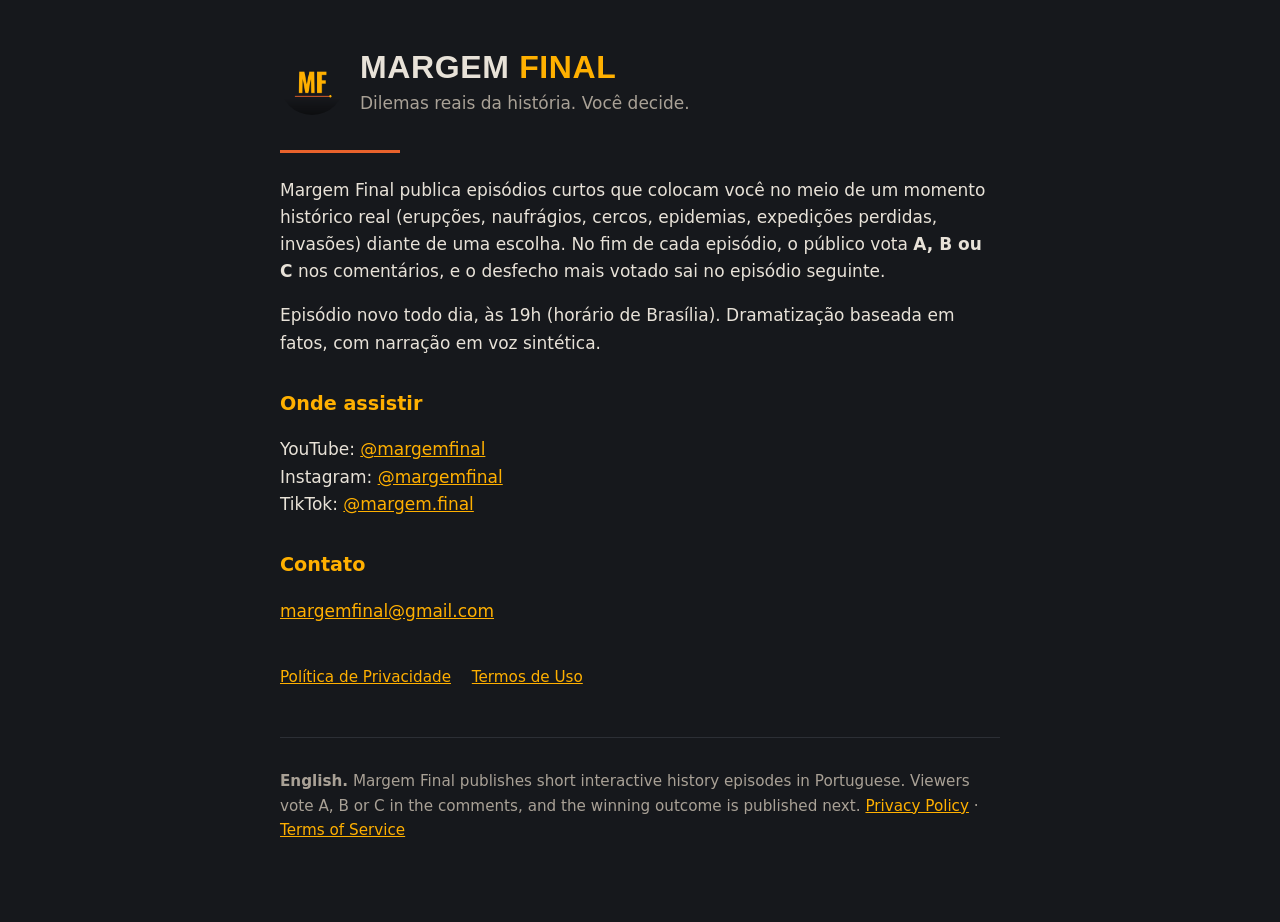
<file: index.html>
<!doctype html>
<html lang="pt-BR">
<head>
<meta charset="utf-8">
<meta name="viewport" content="width=device-width, initial-scale=1">
<title>Margem Final</title>
<meta name="description" content="Dilemas reais da história. Você decide.">
<link rel="stylesheet" href="style.css">
<link rel="icon" href="avatar.png">
</head>
<body>
<main>
  <header>
    <img src="avatar.png" alt="Margem Final">
    <div>
      <h1>MARGEM <span>FINAL</span></h1>
      <p class="tagline">Dilemas reais da história. Você decide.</p>
    </div>
  </header>
  <hr class="rule">
  <p>Margem Final publica episódios curtos que colocam você no meio de um momento histórico real
  (erupções, naufrágios, cercos, epidemias, expedições perdidas, invasões) diante de uma escolha.
  No fim de cada episódio, o público vota <strong>A, B ou C</strong> nos comentários, e o desfecho
  mais votado sai no episódio seguinte.</p>
  <p>Episódio novo todo dia, às 19h (horário de Brasília). Dramatização baseada em fatos, com narração
  em voz sintética.</p>
  <h2>Onde assistir</h2>
  <p>
    YouTube: <a href="https://www.youtube.com/@margemfinal">@margemfinal</a><br>
    Instagram: <a href="https://www.instagram.com/margemfinal/">@margemfinal</a><br>
    TikTok: <a href="https://www.tiktok.com/@margem.final">@margem.final</a>
  </p>
  <h2>Contato</h2>
  <p><a href="mailto:margemfinal@gmail.com">margemfinal@gmail.com</a></p>
  <nav>
    <a href="privacidade.html">Política de Privacidade</a>
    <a href="termos.html">Termos de Uso</a>
  </nav>
  <div class="en" lang="en">
    <p><strong>English.</strong> Margem Final publishes short interactive history episodes in Portuguese.
    Viewers vote A, B or C in the comments, and the winning outcome is published next.
    <a href="privacidade.html#en">Privacy Policy</a> · <a href="termos.html#en">Terms of Service</a></p>
  </div>
</main>
</body>
</html>
</file>
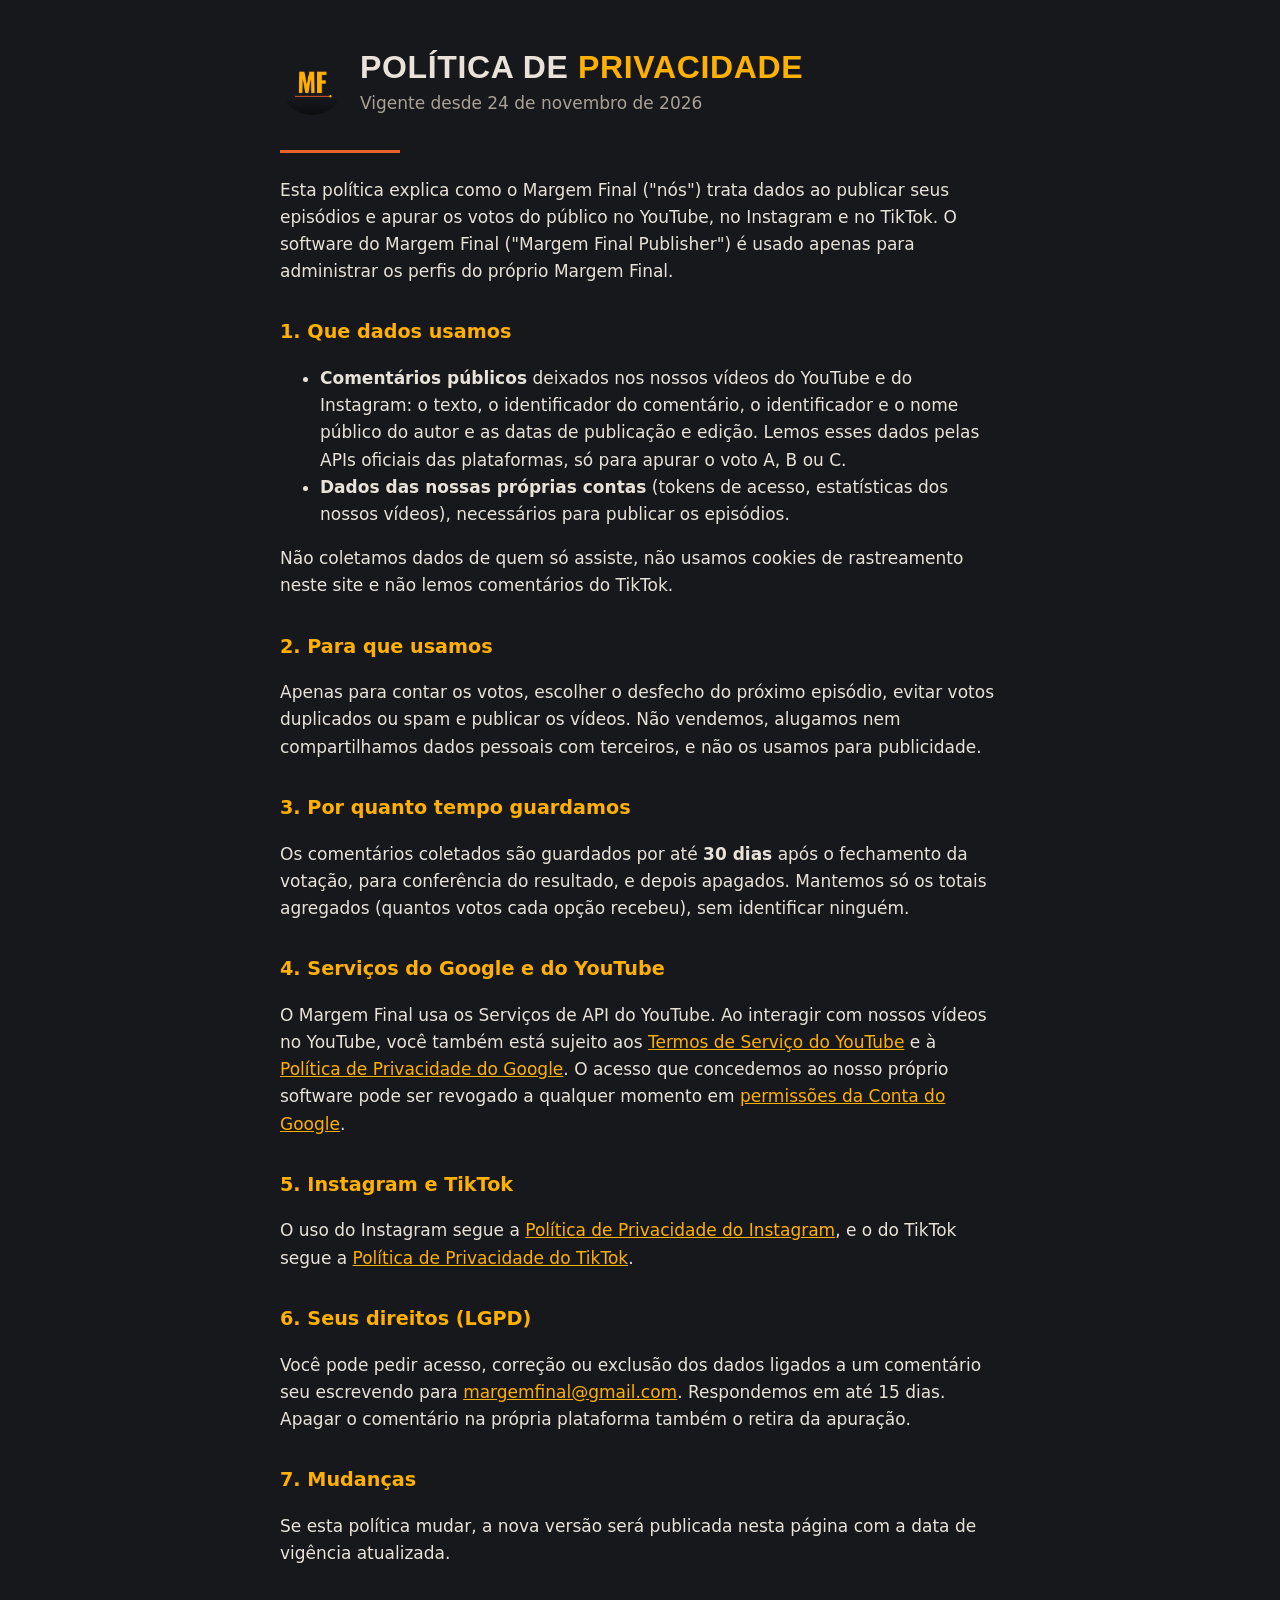
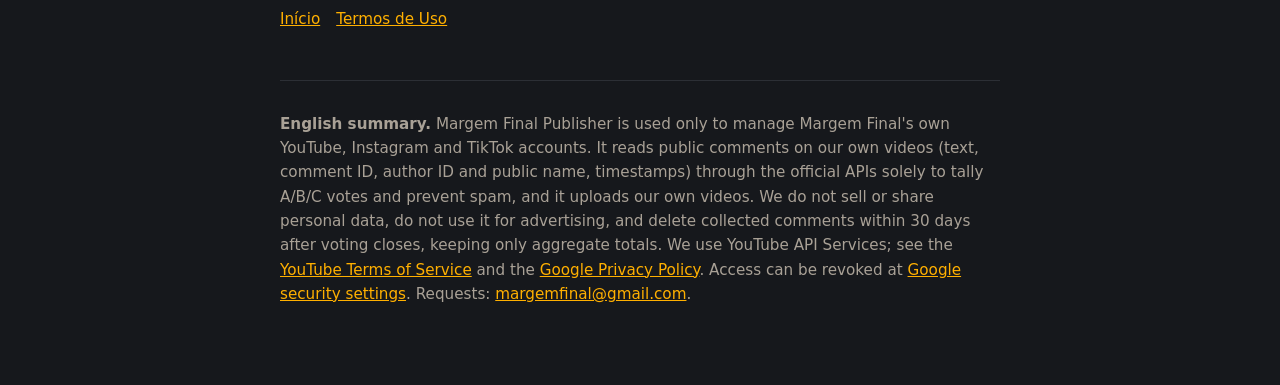
<file: privacidade.html>
<!doctype html>
<html lang="pt-BR">
<head>
<meta charset="utf-8">
<meta name="viewport" content="width=device-width, initial-scale=1">
<title>Política de Privacidade · Margem Final</title>
<link rel="stylesheet" href="style.css">
<link rel="icon" href="avatar.png">
</head>
<body>
<main>
  <header>
    <img src="avatar.png" alt="Margem Final">
    <div>
      <h1>POLÍTICA DE <span>PRIVACIDADE</span></h1>
      <p class="tagline">Vigente desde 24 de novembro de 2026</p>
    </div>
  </header>
  <hr class="rule">

  <p>Esta política explica como o Margem Final ("nós") trata dados ao publicar seus episódios e apurar os
  votos do público no YouTube, no Instagram e no TikTok. O software do Margem Final ("Margem Final
  Publisher") é usado apenas para administrar os perfis do próprio Margem Final.</p>

  <h2>1. Que dados usamos</h2>
  <ul>
    <li><strong>Comentários públicos</strong> deixados nos nossos vídeos do YouTube e do Instagram: o texto,
    o identificador do comentário, o identificador e o nome público do autor e as datas de publicação e
    edição. Lemos esses dados pelas APIs oficiais das plataformas, só para apurar o voto A, B ou C.</li>
    <li><strong>Dados das nossas próprias contas</strong> (tokens de acesso, estatísticas dos nossos vídeos),
    necessários para publicar os episódios.</li>
  </ul>
  <p>Não coletamos dados de quem só assiste, não usamos cookies de rastreamento neste site e não lemos
  comentários do TikTok.</p>

  <h2>2. Para que usamos</h2>
  <p>Apenas para contar os votos, escolher o desfecho do próximo episódio, evitar votos duplicados ou spam e
  publicar os vídeos. Não vendemos, alugamos nem compartilhamos dados pessoais com terceiros, e não os usamos
  para publicidade.</p>

  <h2>3. Por quanto tempo guardamos</h2>
  <p>Os comentários coletados são guardados por até <strong>30 dias</strong> após o fechamento da votação,
  para conferência do resultado, e depois apagados. Mantemos só os totais agregados (quantos votos cada opção
  recebeu), sem identificar ninguém.</p>

  <h2>4. Serviços do Google e do YouTube</h2>
  <p>O Margem Final usa os Serviços de API do YouTube. Ao interagir com nossos vídeos no YouTube, você também
  está sujeito aos <a href="https://www.youtube.com/t/terms">Termos de Serviço do YouTube</a> e à
  <a href="https://policies.google.com/privacy">Política de Privacidade do Google</a>. O acesso que
  concedemos ao nosso próprio software pode ser revogado a qualquer momento em
  <a href="https://security.google.com/settings/security/permissions">permissões da Conta do Google</a>.</p>

  <h2>5. Instagram e TikTok</h2>
  <p>O uso do Instagram segue a <a href="https://privacycenter.instagram.com/policy">Política de Privacidade
  do Instagram</a>, e o do TikTok segue a <a href="https://www.tiktok.com/legal/privacy-policy">Política de
  Privacidade do TikTok</a>.</p>

  <h2>6. Seus direitos (LGPD)</h2>
  <p>Você pode pedir acesso, correção ou exclusão dos dados ligados a um comentário seu escrevendo para
  <a href="mailto:margemfinal@gmail.com">margemfinal@gmail.com</a>. Respondemos em até 15 dias. Apagar o
  comentário na própria plataforma também o retira da apuração.</p>

  <h2>7. Mudanças</h2>
  <p>Se esta política mudar, a nova versão será publicada nesta página com a data de vigência atualizada.</p>

  <nav><a href="index.html">Início</a><a href="termos.html">Termos de Uso</a></nav>

  <div class="en" id="en" lang="en">
    <p><strong>English summary.</strong> Margem Final Publisher is used only to manage Margem Final's own
    YouTube, Instagram and TikTok accounts. It reads public comments on our own videos (text, comment ID,
    author ID and public name, timestamps) through the official APIs solely to tally A/B/C votes and prevent
    spam, and it uploads our own videos. We do not sell or share personal data, do not use it for
    advertising, and delete collected comments within 30 days after voting closes, keeping only aggregate
    totals. We use YouTube API Services; see the <a href="https://www.youtube.com/t/terms">YouTube Terms of
    Service</a> and the <a href="https://policies.google.com/privacy">Google Privacy Policy</a>. Access can be
    revoked at <a href="https://security.google.com/settings/security/permissions">Google security
    settings</a>. Requests: <a href="mailto:margemfinal@gmail.com">margemfinal@gmail.com</a>.</p>
  </div>
</main>
</body>
</html>
</file>
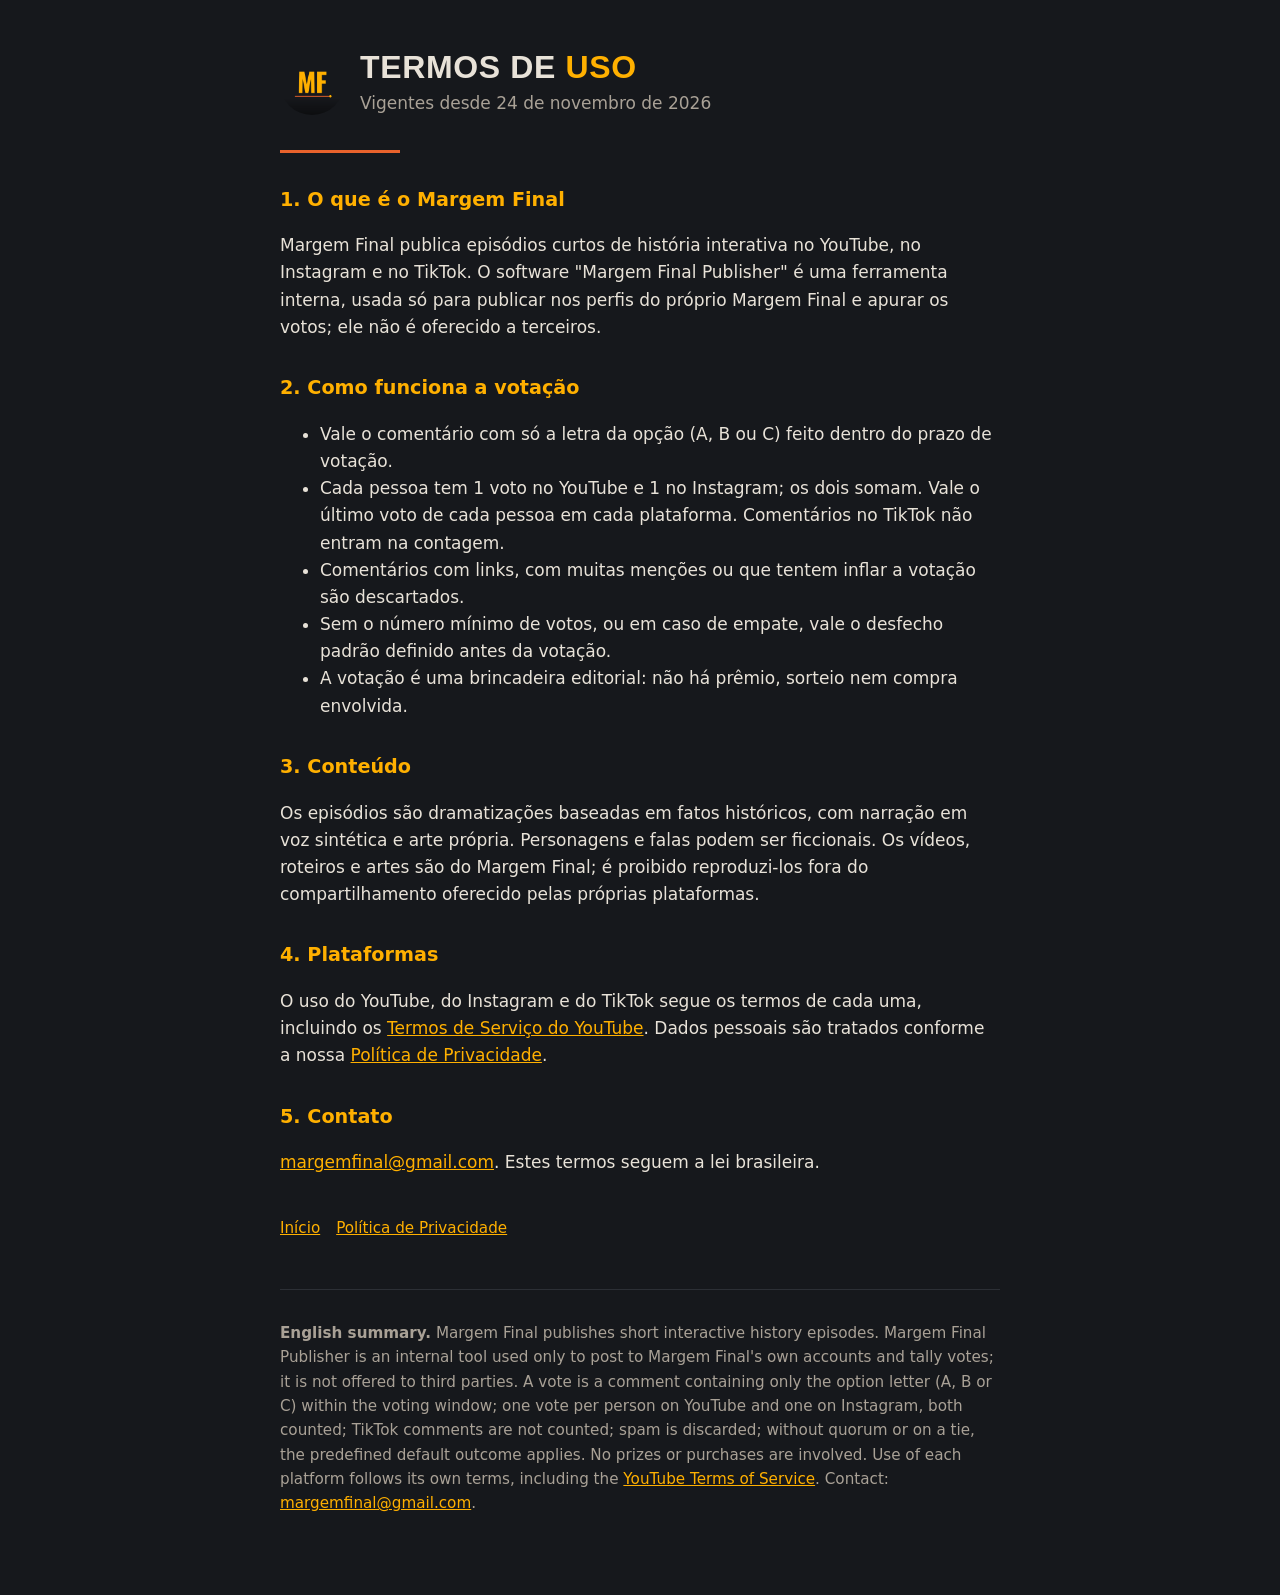
<file: termos.html>
<!doctype html>
<html lang="pt-BR">
<head>
<meta charset="utf-8">
<meta name="viewport" content="width=device-width, initial-scale=1">
<title>Termos de Uso · Margem Final</title>
<link rel="stylesheet" href="style.css">
<link rel="icon" href="avatar.png">
</head>
<body>
<main>
  <header>
    <img src="avatar.png" alt="Margem Final">
    <div>
      <h1>TERMOS DE <span>USO</span></h1>
      <p class="tagline">Vigentes desde 24 de novembro de 2026</p>
    </div>
  </header>
  <hr class="rule">

  <h2>1. O que é o Margem Final</h2>
  <p>Margem Final publica episódios curtos de história interativa no YouTube, no Instagram e no TikTok. O
  software "Margem Final Publisher" é uma ferramenta interna, usada só para publicar nos perfis do próprio
  Margem Final e apurar os votos; ele não é oferecido a terceiros.</p>

  <h2>2. Como funciona a votação</h2>
  <ul>
    <li>Vale o comentário com só a letra da opção (A, B ou C) feito dentro do prazo de votação.</li>
    <li>Cada pessoa tem 1 voto no YouTube e 1 no Instagram; os dois somam. Vale o último voto de cada pessoa
    em cada plataforma. Comentários no TikTok não entram na contagem.</li>
    <li>Comentários com links, com muitas menções ou que tentem inflar a votação são descartados.</li>
    <li>Sem o número mínimo de votos, ou em caso de empate, vale o desfecho padrão definido antes da votação.</li>
    <li>A votação é uma brincadeira editorial: não há prêmio, sorteio nem compra envolvida.</li>
  </ul>

  <h2>3. Conteúdo</h2>
  <p>Os episódios são dramatizações baseadas em fatos históricos, com narração em voz sintética e arte
  própria. Personagens e falas podem ser ficcionais. Os vídeos, roteiros e artes são do Margem Final; é
  proibido reproduzi-los fora do compartilhamento oferecido pelas próprias plataformas.</p>

  <h2>4. Plataformas</h2>
  <p>O uso do YouTube, do Instagram e do TikTok segue os termos de cada uma, incluindo os
  <a href="https://www.youtube.com/t/terms">Termos de Serviço do YouTube</a>. Dados pessoais são tratados
  conforme a nossa <a href="privacidade.html">Política de Privacidade</a>.</p>

  <h2>5. Contato</h2>
  <p><a href="mailto:margemfinal@gmail.com">margemfinal@gmail.com</a>. Estes termos seguem a lei brasileira.</p>

  <nav><a href="index.html">Início</a><a href="privacidade.html">Política de Privacidade</a></nav>

  <div class="en" id="en" lang="en">
    <p><strong>English summary.</strong> Margem Final publishes short interactive history episodes. Margem
    Final Publisher is an internal tool used only to post to Margem Final's own accounts and tally votes; it
    is not offered to third parties. A vote is a comment containing only the option letter (A, B or C) within
    the voting window; one vote per person on YouTube and one on Instagram, both counted; TikTok comments are
    not counted; spam is discarded; without quorum or on a tie, the predefined default outcome applies. No
    prizes or purchases are involved. Use of each platform follows its own terms, including the
    <a href="https://www.youtube.com/t/terms">YouTube Terms of Service</a>. Contact:
    <a href="mailto:margemfinal@gmail.com">margemfinal@gmail.com</a>.</p>
  </div>
</main>
</body>
</html>
</file>
<file: style.css>
:root {
  --bg: #16181C;
  --text: #E8E2D8;
  --muted: #A9A196;
  --accent: #FFB000;
  --ember: #E8622C;
}
* { box-sizing: border-box; }
body {
  margin: 0;
  background: var(--bg);
  color: var(--text);
  font: 17px/1.6 "Inter", system-ui, -apple-system, "Segoe UI", sans-serif;
}
main { max-width: 760px; margin: 0 auto; padding: 48px 20px 64px; }
header { display: flex; align-items: center; gap: 16px; margin-bottom: 32px; }
header img { width: 64px; height: 64px; border-radius: 50%; }
h1 { font: 700 2rem/1.2 "Oswald", Impact, sans-serif; letter-spacing: .02em; margin: 0; }
h1 span { color: var(--accent); }
h2 { color: var(--accent); font-size: 1.2rem; margin-top: 2rem; }
a { color: var(--accent); }
.tagline { color: var(--muted); margin: 4px 0 0; }
.rule { height: 3px; width: 120px; background: var(--ember); border: 0; margin: 24px 0; }
nav { margin-top: 40px; color: var(--muted); font-size: .95rem; }
nav a { margin-right: 16px; }
.en { border-top: 1px solid #2c2f35; margin-top: 48px; padding-top: 16px; color: var(--muted); font-size: .95rem; }
</file>
